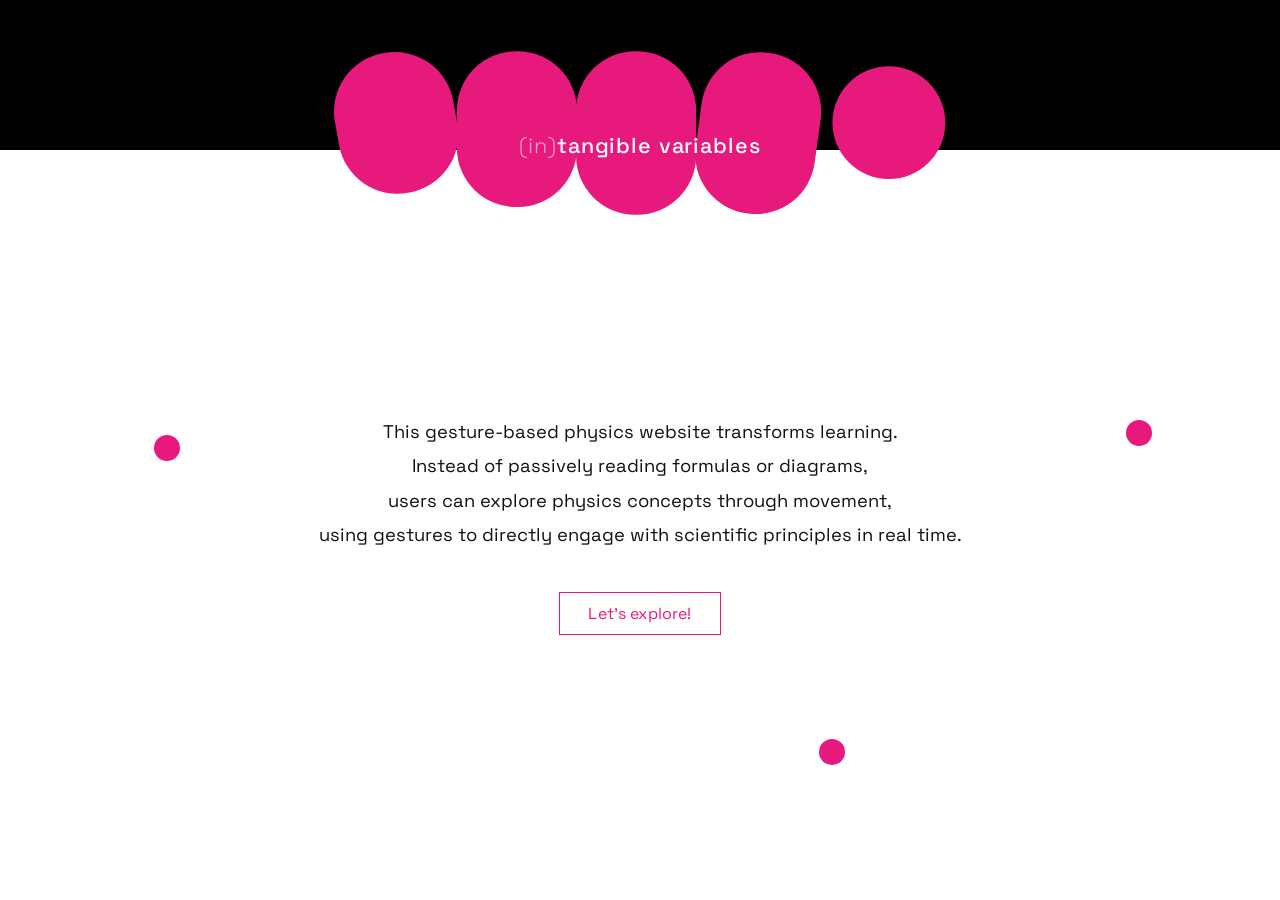
<file: index.html>
<!DOCTYPE html>
<html lang="en">
<head>
<meta charset="UTF-8">
<meta name="viewport" content="width=device-width, initial-scale=1.0">
<title>Physics Explorer</title>
<link rel="stylesheet" href="styles.css">
<style>

  body { background: #000; }

  .pick-layer {
    position: fixed;
    inset: 0;
    display: flex;
    flex-direction: column;
    align-items: center;
    justify-content: center;
    z-index: 1;
  }
  .pick-layer h1 {
    font-size: clamp(2.5rem, 7vw, 5.5rem);
    font-weight: 700;
    letter-spacing: -0.03em;
    margin-bottom: 3rem;
    color: #fff;
  }
  .sim-cards {
    display: flex;
    gap: 2rem;
    flex-wrap: nowrap;
    justify-content: flex-start;
    overflow-x: auto;
    overflow-y: hidden;
    padding: 0 2rem 1rem 4rem;
    scroll-snap-type: x mandatory;
    width: 100%;
    max-width: 100%;
    min-width: 0;
    min-height: 0;
    box-sizing: border-box;
    touch-action: pan-x;
    -webkit-overflow-scrolling: touch;
    -ms-overflow-style: none;
    scrollbar-width: none;
  }
  .sim-cards::-webkit-scrollbar { display: none; }
  .sim-card {
    display: flex;
    flex-direction: column;
    align-items: center;
    gap: 1rem;
    cursor: pointer;
    flex: 0 0 auto;
    scroll-snap-align: start;
  }
  .sim-card-box {
    width: clamp(200px, 22vw, 330px);
    height: clamp(200px, 22vw, 330px);
    background: var(--pink);
    border-radius: 12px;
    transition: transform 0.2s, box-shadow 0.2s;
    display: flex;
    align-items: center;
    justify-content: center;
  }
  .sim-card:hover .sim-card-box {
    transform: translateY(-6px);
    box-shadow: 0 16px 40px rgba(232,25,125,0.4);
  }
  .sim-card-label {
    border: 1.5px solid var(--pink);
    color: var(--pink);
    padding: 8px 24px;
    font-size: 0.95rem;
    background: transparent;
    font-family: inherit;
    cursor: pointer;
    transition: background 0.18s, color 0.18s;
  }
  .sim-card:hover .sim-card-label { background: var(--pink); color: #000; }
  .sim-card.locked { cursor: default; }
  .sim-card.locked .sim-card-box { background: #1a1a1a; border: 1.5px solid #333; }
  .sim-card.locked:hover .sim-card-box { transform: none; box-shadow: none; }
  .sim-card.locked .sim-card-label { border-color: #444; color: #444; cursor: default; }
  .sim-card.locked:hover .sim-card-label { background: transparent; color: #444; }
  .lock-icon { opacity: 0.35; }
  .lock-icon svg { width: 48px; height: 48px; }

  .btn-back, .btn-next {
    opacity: 0; pointer-events: none;
    transition: opacity 0.4s ease 0.5s;
    border-color: rgba(255,255,255,0.3);
    color: rgba(255,255,255,0.5);
  }
  .btn-back:hover, .btn-next:hover {
    background: rgba(255,255,255,0.1); color: #fff; border-color: #fff;
  }
  body.pulled .btn-back,
  body.pulled .btn-next { opacity: 1; pointer-events: all; }

  .curtain {
    position: fixed;
    top: 150px;
    left: 0; right: 0; bottom: 0;
    background: #fff;
    z-index: 10;
    pointer-events: all;
    transition: transform 0.85s cubic-bezier(0.76, 0, 0.24, 1);
  }
  .curtain.pull-down { transform: translateY(100vh); }

  /* Fingers container — back to original position */
  .fingers {
    position: absolute;
    top: -105px;
    left: 50%;
    transform: translateX(-50%);
    z-index: 2;
    pointer-events: none;
  }

  /* Site title overlaid on top of the hand */
  .site-title {
    position: absolute;
    top: 50%;
    left: 50%;
    transform: translateX(-50%);
    font-family: 'Space Grotesk', sans-serif;
    font-size: clamp(1rem, 2vw, 1.35rem);
    font-weight: 500;
    letter-spacing: 0.04em;
    color: #fff;
    text-align: center;
    white-space: nowrap;
    z-index: 3;
    pointer-events: none;
  }
  .site-title em {
    font-style: normal;
    opacity: 0.6;
    font-weight: 300;
  }

  .fingers svg {
    width: clamp(360px, 55vw, 624px);
    height: auto;
    display: block;
  }

  .intro-layer {
    position: absolute;
    inset: 0;
    display: flex;
    flex-direction: column;
    align-items: center;
    justify-content: center;
    z-index: 3;
  }

  .main-text {
    font-size: clamp(0.95rem, 1.45vw, 1.15rem);
    line-height: 1.85;
    text-align: center;
    max-width: 700px;
    color: #111;
    margin-bottom: 2.5rem;
  }

  .dot-hint {
    position: absolute;
    cursor: default;
    z-index: 4;
  }
  .dot-hint .dot {
    width: 26px; height: 26px;
    border-radius: 50%;
    background: var(--pink);
    display: block;
    transition: transform 0.2s;
  }
  .dot-hint:hover .dot { transform: scale(1.18); }
  .dot-hint .tooltip {
    position: absolute;
    background: #111; color: #fff;
    font-size: 0.87rem; line-height: 1.55;
    text-align: center; padding: 12px 16px;
    border-radius: 8px; width: 210px;
    pointer-events: none; opacity: 0;
    transition: opacity 0.22s ease;
    white-space: normal;
  }
  .dot-hint:hover .tooltip { opacity: 1; }
  .dot-hint.d1 { top: 38%; left: 12%; }
  .dot-hint.d1 .tooltip { top: 30px; left: 0; }
  .dot-hint.d2 { top: 36%; right: 10%; }
  .dot-hint.d2 .tooltip { top: 30px; right: 0; }
  .dot-hint.d3 { bottom: 18%; right: 34%; }
  .dot-hint.d3 .tooltip { bottom: 34px; right: -20px; }

</style>
</head>
<body>

<a class="btn-back" href="#" style="display:none;"></a>
<a class="btn-next" href="gesture-guide.html" onclick="setState({sim: getSim()})"></a>

<div class="pick-layer">
  <h1>Pick simulation.</h1>
  <div class="sim-cards">
    <div class="sim-card" onclick="pick('Celestial Bodies')">
      <div class="sim-card-box"></div>
      <div class="sim-card-label">Celestial Bodies</div>
    </div>
    <div class="sim-card locked">
      <div class="sim-card-box"><div class="lock-icon"><svg viewBox="0 0 24 24" fill="none"><rect x="3" y="11" width="18" height="11" rx="2" stroke="white" stroke-width="1.5"/><path d="M7 11V7a5 5 0 0 1 10 0v4" stroke="white" stroke-width="1.5" stroke-linecap="round"/><circle cx="12" cy="16" r="1.5" fill="white"/></svg></div></div>
      <div class="sim-card-label">Electricity</div>
    </div>
    <div class="sim-card locked">
      <div class="sim-card-box"><div class="lock-icon"><svg viewBox="0 0 24 24" fill="none"><rect x="3" y="11" width="18" height="11" rx="2" stroke="white" stroke-width="1.5"/><path d="M7 11V7a5 5 0 0 1 10 0v4" stroke="white" stroke-width="1.5" stroke-linecap="round"/><circle cx="12" cy="16" r="1.5" fill="white"/></svg></div></div>
      <div class="sim-card-label">Waves</div>
    </div>
    <div class="sim-card locked">
      <div class="sim-card-box"><div class="lock-icon"><svg viewBox="0 0 24 24" fill="none"><rect x="3" y="11" width="18" height="11" rx="2" stroke="white" stroke-width="1.5"/><path d="M7 11V7a5 5 0 0 1 10 0v4" stroke="white" stroke-width="1.5" stroke-linecap="round"/><circle cx="12" cy="16" r="1.5" fill="white"/></svg></div></div>
      <div class="sim-card-label">Optics</div>
    </div>
    <div class="sim-card locked">
      <div class="sim-card-box"><div class="lock-icon"><svg viewBox="0 0 24 24" fill="none"><rect x="3" y="11" width="18" height="11" rx="2" stroke="white" stroke-width="1.5"/><path d="M7 11V7a5 5 0 0 1 10 0v4" stroke="white" stroke-width="1.5" stroke-linecap="round"/><circle cx="12" cy="16" r="1.5" fill="white"/></svg></div></div>
      <div class="sim-card-label">Magnetism</div>
    </div>
    <div class="sim-card locked">
      <div class="sim-card-box"><div class="lock-icon"><svg viewBox="0 0 24 24" fill="none"><rect x="3" y="11" width="18" height="11" rx="2" stroke="white" stroke-width="1.5"/><path d="M7 11V7a5 5 0 0 1 10 0v4" stroke="white" stroke-width="1.5" stroke-linecap="round"/><circle cx="12" cy="16" r="1.5" fill="white"/></svg></div></div>
      <div class="sim-card-label">Thermodynamics</div>
    </div>
    <div class="sim-card locked">
      <div class="sim-card-box"><div class="lock-icon"><svg viewBox="0 0 24 24" fill="none"><rect x="3" y="11" width="18" height="11" rx="2" stroke="white" stroke-width="1.5"/><path d="M7 11V7a5 5 0 0 1 10 0v4" stroke="white" stroke-width="1.5" stroke-linecap="round"/><circle cx="12" cy="16" r="1.5" fill="white"/></svg></div></div>
      <div class="sim-card-label">Quantum</div>
    </div>
    <div class="sim-card locked">
      <div class="sim-card-box"><div class="lock-icon"><svg viewBox="0 0 24 24" fill="none"><rect x="3" y="11" width="18" height="11" rx="2" stroke="white" stroke-width="1.5"/><path d="M7 11V7a5 5 0 0 1 10 0v4" stroke="white" stroke-width="1.5" stroke-linecap="round"/><circle cx="12" cy="16" r="1.5" fill="white"/></svg></div></div>
      <div class="sim-card-label">Motion</div>
    </div>
  </div>
</div>

<!-- White curtain -->
<div class="curtain" id="curtain">

  <!-- Fingers + site title overlaid — both move with the curtain -->
  <div class="fingers">
    <div class="site-title"><em>(in)</em>tangible variables</div>
    <svg xmlns="http://www.w3.org/2000/svg" viewBox="0 0 623.52 173.61">
      <circle cx="560.46" cy="77.62" r="56.38" fill="#e8197d"/>
      <rect x="8.07" y="7" width="119.98" height="141.71" rx="59.09" ry="59.09" transform="translate(-12.73 13.3) rotate(-10.21)" fill="#e8197d"/>
      <rect x="128.78" y="6.27" width="119.98" height="155.73" rx="59.09" ry="59.09" fill="#e8197d"/>
      <rect x="247.86" y="6.27" width="119.98" height="163.41" rx="59.09" ry="59.09" fill="#e8197d"/>
      <rect x="369.86" y="7.08" width="119.98" height="161.81" rx="59.09" ry="59.09" transform="translate(15.96 -57.64) rotate(7.82)" fill="#e8197d"/>
    </svg>
  </div>

  <!-- Intro text -->
  <div class="intro-layer">
    <p class="main-text">
      This gesture-based physics website transforms learning.<br>
      Instead of passively reading formulas or diagrams,<br>
      users can explore physics concepts through movement,<br>
      using gestures to directly engage with scientific principles in real time.
    </p>
    <button class="btn-pink" onclick="pullDown()">Let's explore!</button>
  </div>

  <!-- Floating dots -->
  <div class="dot-hint d1">
    <span class="dot"></span>
    <div class="tooltip">Your relationship with knowledge begins with your body.</div>
  </div>
  <div class="dot-hint d2">
    <span class="dot"></span>
    <div class="tooltip">into an interactive, embodied experience</div>
  </div>
  <div class="dot-hint d3">
    <span class="dot"></span>
    <div class="tooltip">The project reimagines science education as something playful, intuitive, and curiosity-driven, encouraging experimentation and discovery through physical interaction.</div>
  </div>

</div>

<script src="shared.js"></script>
<script>
injectFlash();

function pullDown() {
  document.body.classList.add('pulled');
  document.getElementById('curtain').classList.add('pull-down');
  document.querySelector('.btn-back').style.display = 'flex';
}

function pick(name) {
  setState({ sim: name });
  location.href = 'gesture-guide.html';
}

if (location.hash === '#pick') {
  pullDown();
}
</script>
</body>
</html>
</file>
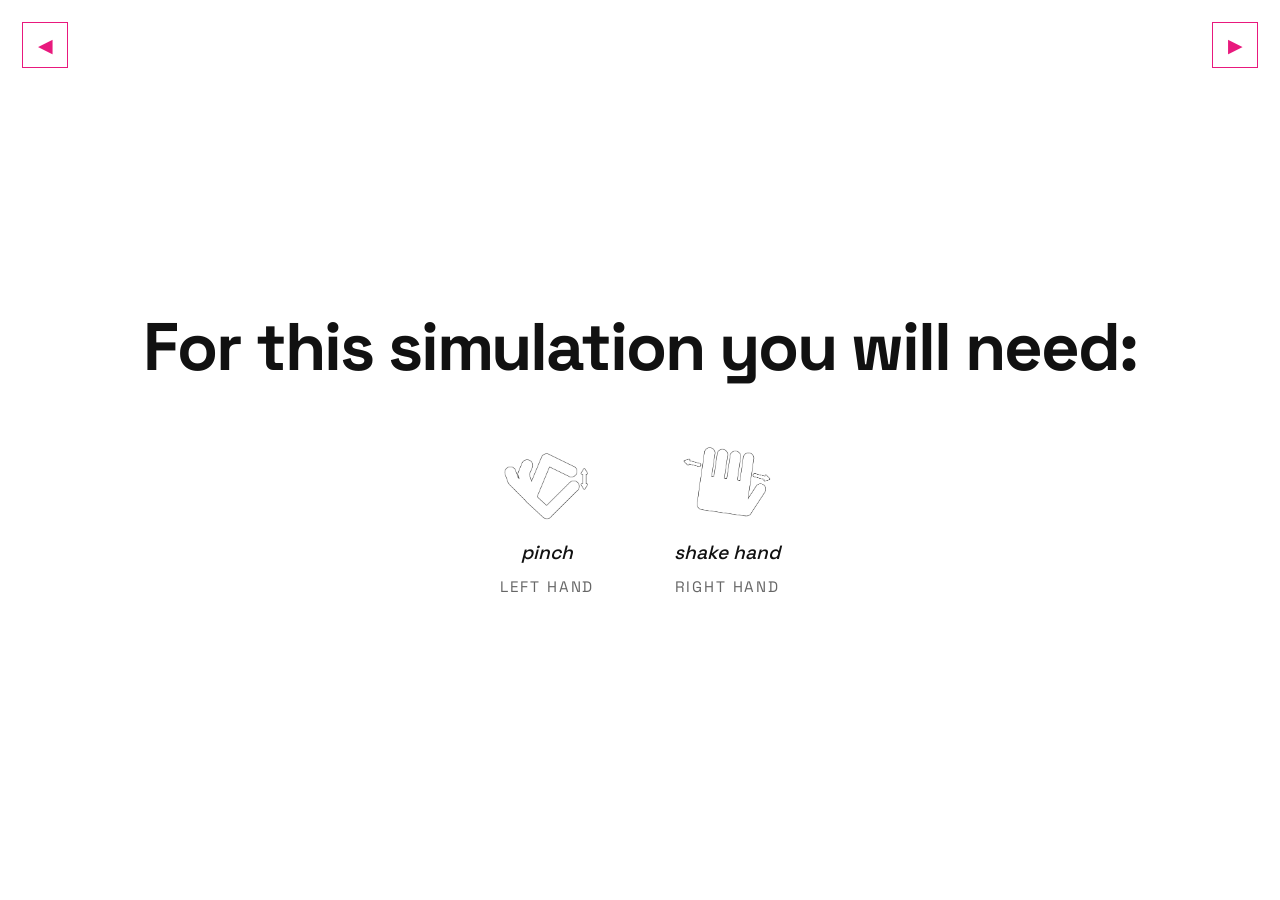
<file: gesture-guide.html>
<!DOCTYPE html>
<html lang="en">
<head>
<meta charset="UTF-8">
<meta name="viewport" content="width=device-width, initial-scale=1.0">
<title>Gesture Guide — Physics Explorer</title>
<link rel="stylesheet" href="styles.css">
<style>
  h1 {
    font-size: clamp(2rem, 5.5vw, 4.2rem);
    font-weight: 700;
    letter-spacing: -0.03em;
    margin-bottom: 3rem;
    text-align: center;
    max-width: 90vw;
  }
  .gesture-icons {
    display: flex;
    gap: 5rem;
    justify-content: center;
    flex-wrap: wrap;
  }
  .gesture-item {
    display: flex; flex-direction: column; align-items: center; gap: 0.75rem;
  }
  .gesture-svg {
    width: 90px;
    height: 90px;
    position: relative;
  }
  .gesture-svg img,
  .gesture-svg svg {
    width: 100%;
    height: 100%;
    display: block;
  }
  .gesture-svg img {
    object-fit: contain;
  }
  .gesture-svg svg {
    display: none;
  }
  .gesture-svg.missing svg {
    display: block;
  }
  .gesture-label { font-size: 1.2rem; font-weight: 500; font-style: italic; }
  .gesture-subtitle { font-size: 0.95rem; color: #666; text-transform: uppercase; letter-spacing: 0.12em; }
  .gesture-note {
    text-align: center;
    max-width: 44rem;
    margin: 0 auto 2rem;
    color: #444;
    font-size: 1rem;
  }
</style>
</head>
<body>
<a class="btn-back" href="index.html#pick"></a>
<a class="btn-next" href="calibration.html"></a>

<div class="page">
  <div class="page-overlay"></div>
  <h1>For this simulation you will need:</h1>
  <div class="gesture-icons">
    <!-- Pinch -->
    <div class="gesture-item">
      <div class="gesture-svg">
        <img src="illustrations/distance-guide.png" alt="Distance gesture"
          onerror="this.style.display='none'; this.closest('.gesture-svg').classList.add('missing');"
          onload="this.closest('.gesture-svg').classList.remove('missing');">
        <svg viewBox="0 0 80 80" fill="none">
          <path d="M28 50 C26 48 25 44 27 40 L32 30 C33 27 36 27 36 30 L36 38" stroke="#111" stroke-width="1.5" fill="none" stroke-linecap="round"/>
          <path d="M36 28 L36 22 C36 19 39 19 39 22 L39 36" stroke="#111" stroke-width="1.5" fill="none" stroke-linecap="round"/>
          <path d="M39 26 L39 20 C39 17 42 17 42 20 L42 35" stroke="#111" stroke-width="1.5" fill="none" stroke-linecap="round"/>
          <path d="M42 28 L42 22 C42 19 45 20 45 23 L45 36" stroke="#111" stroke-width="1.5" fill="none" stroke-linecap="round"/>
          <path d="M28 50 L35 58 C38 62 44 60 44 56 L45 36" stroke="#111" stroke-width="1.5" fill="none" stroke-linecap="round"/>
          <path d="M18 28 L18 20 M18 20 L15 24 M18 20 L21 24" stroke="#111" stroke-width="1.5" stroke-linecap="round" stroke-linejoin="round"/>
          <path d="M18 52 L18 60 M18 60 L15 56 M18 60 L21 56" stroke="#111" stroke-width="1.5" stroke-linecap="round" stroke-linejoin="round"/>
        </svg>
      </div>
      <span class="gesture-label">pinch</span>
      <span class="gesture-subtitle">left hand</span>
    </div>

    <!-- Shake hand -->
    <div class="gesture-item">
      <div class="gesture-svg">
        <img src="illustrations/shake-hand-guide.png" alt="Shake hand gesture"
          onerror="this.style.display='none'; this.closest('.gesture-svg').classList.add('missing');"
          onload="this.closest('.gesture-svg').classList.remove('missing');">
        <svg viewBox="0 0 80 80" fill="none">
          <path d="M30 50 C26 46 24 40 26 34 L30 24 C31 21 34 22 34 25 L34 35" stroke="#111" stroke-width="1.5" fill="none" stroke-linecap="round"/>
          <path d="M34 32 L34 22 C34 19 37 19 37 22 L37 35" stroke="#111" stroke-width="1.5" fill="none" stroke-linecap="round"/>
          <path d="M37 30 L37 20 C37 17 40 17 40 20 L40 34" stroke="#111" stroke-width="1.5" fill="none" stroke-linecap="round"/>
          <path d="M40 28 L40 22 C40 19 43 19 43 22 L43 34" stroke="#111" stroke-width="1.5" fill="none" stroke-linecap="round"/>
          <path d="M30 50 L37 58 C40 62 46 60 46 56 L43 34" stroke="#111" stroke-width="1.5" fill="none" stroke-linecap="round"/>
          <path d="M16 38 L12 36 M17 44 L12 44 M16 50 L12 52" stroke="#111" stroke-width="1.2" stroke-linecap="round"/>
          <path d="M52 34 L57 32 M52 40 L58 40 M52 46 L57 48" stroke="#111" stroke-width="1.2" stroke-linecap="round"/>
        </svg>
      </div>
      <span class="gesture-label">shake hand</span>
      <span class="gesture-subtitle">right hand</span>
    </div>

  </div>
</div>

<script src="shared.js"></script>
<script>injectFlash();</script>
</body>
</html>
</file>
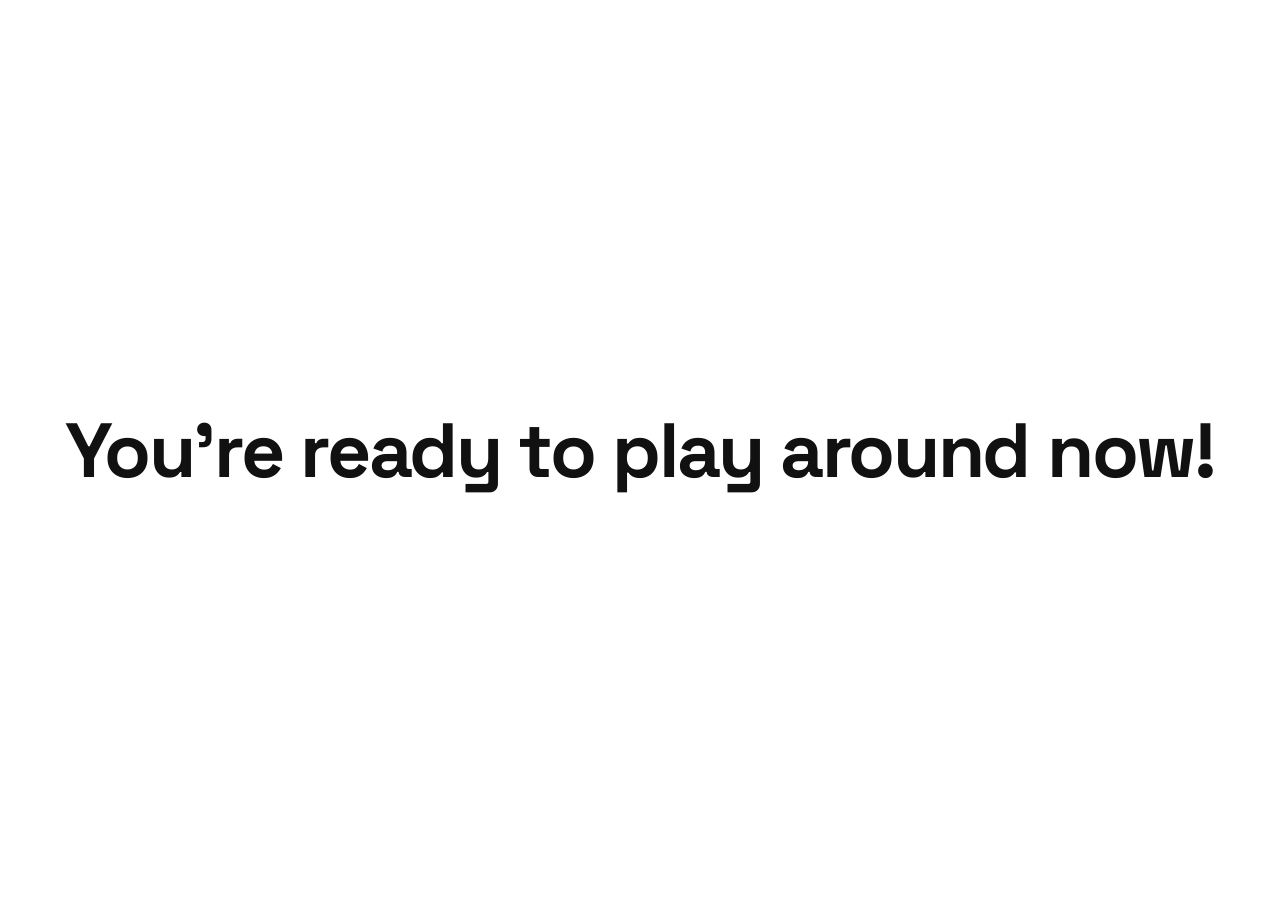
<file: ready.html>
<!DOCTYPE html>
<html lang="en">
<head>
<meta charset="UTF-8">
<meta name="viewport" content="width=device-width, initial-scale=1.0">
<title>Ready! — Physics Explorer</title>
<link rel="stylesheet" href="styles.css">
<style>
  h1 {
    font-size: clamp(2.5rem, 6vw, 5rem);
    font-weight: 700;
    letter-spacing: -0.03em;
    text-align: center;
    animation: fadeIn 0.6s ease forwards;
  }
  @keyframes fadeIn {
    from { opacity: 0; transform: translateY(16px); }
    to   { opacity: 1; transform: translateY(0); }
  }
</style>
</head>
<body>
<div class="page">
  <h1>You're ready to play around now!</h1>
</div>

<script src="shared.js"></script>
<script>
  // Auto-advance to simulation after 2.2s
  setTimeout(() => { location.href = 'simulation.html'; }, 2200);
</script>
</body>
</html>
</file>
<file: styles.css>
@import url('https://fonts.googleapis.com/css2?family=Space+Grotesk:wght@300;400;500;600;700&display=swap');

* { margin: 0; padding: 0; box-sizing: border-box; }

:root {
  --pink: #e8197d;
  --black: #111;
  --white: #fff;
}

body {
  font-family: 'Space Grotesk', sans-serif;
  background: var(--white);
  color: var(--black);
  overflow: hidden;
  width: 100vw;
  height: 100vh;
}

/* ─── CAMERA LAYER ─── */
#camera-bg {
  position: fixed;
  inset: 0;
  display: none;
  z-index: 0;
}
#video-el { display: none; }
#hand-canvas {
  position: absolute;
  inset: 0;
  width: 100%;
  height: 100%;
}
.camera-active #camera-bg { display: block; }
.camera-active .page-overlay {
  background: rgba(255,255,255,0.72);
  backdrop-filter: blur(2px);
}

/* ─── PAGE WRAPPER ─── */
.page {
  position: absolute;
  inset: 0;
  display: flex;
  flex-direction: column;
  align-items: center;
  justify-content: center;
  z-index: 10;
}
.page-overlay {
  position: absolute;
  inset: 0;
  z-index: -1;
}

/* ─── BUTTONS ─── */
.btn-pink {
  border: 1.5px solid var(--pink);
  color: var(--pink);
  background: transparent;
  padding: 10px 28px;
  font-family: inherit;
  font-size: 1rem;
  cursor: pointer;
  letter-spacing: 0.01em;
  transition: background 0.18s, color 0.18s;
}
.btn-pink:hover { background: var(--pink); color: var(--white); }

.btn-back {
  position: fixed;
  top: 22px; left: 22px;
  width: 46px; height: 46px;
  border: 1.5px solid var(--pink);
  background: transparent;
  display: flex; align-items: center; justify-content: center;
  cursor: pointer;
  color: var(--pink);
  font-size: 1.2rem;
  transition: background 0.18s, color 0.18s;
  z-index: 100;
  text-decoration: none;
}
.btn-back:hover { background: var(--pink); color: var(--white); }
.btn-back::before { content: '◀'; }

.btn-next {
  position: fixed;
  top: 22px; right: 22px;
  width: 46px; height: 46px;
  border: 1.5px solid var(--pink);
  background: transparent;
  display: flex; align-items: center; justify-content: center;
  cursor: pointer;
  color: var(--pink);
  font-size: 1.2rem;
  transition: background 0.18s, color 0.18s;
  z-index: 100;
  text-decoration: none;
}
.btn-next:hover { background: var(--pink); color: var(--white); }
.btn-next::before { content: '▶'; }

/* ─── SLIDERS ─── */
.slider-group { display: flex; flex-direction: column; gap: 14px; }
.slider-row { display: flex; flex-direction: column; gap: 4px; }
input[type=range] {
  -webkit-appearance: none;
  width: 100%;
  height: 1px;
  background: #222;
  outline: none;
}
input[type=range]::-webkit-slider-thumb {
  -webkit-appearance: none;
  width: 14px; height: 14px;
  border-radius: 50%;
  background: var(--white);
  border: 1.5px solid #222;
  cursor: pointer;
}
.slider-limits { display: flex; justify-content: space-between; font-size: 0.7rem; color: #888; }

/* ─── SPLIT LAYOUT (calibration) ─── */
.split {
  display: flex;
  flex-direction: row;
  width: 100%;
  height: 100%;
  position: absolute;
  inset: 0;
  z-index: 10;
}
.split-left, .split-right {
  flex: 1;
  display: flex;
  flex-direction: column;
  justify-content: center;
  align-items: center;
  position: relative;
  padding: 2rem;
}
.split-divider {
  width: 1px;
  background: repeating-linear-gradient(to bottom, #222 0, #222 6px, transparent 6px, transparent 12px);
  height: 100%;
  flex-shrink: 0;
}

/* ─── LABEL BOXES ─── */
.label-box {
  border: 1.5px solid var(--black);
  padding: 8px 18px;
  font-size: 1rem;
  font-weight: 500;
  background: rgba(255,255,255,0.85);
}

/* ─── STATUS FLASH ─── */
#status-flash {
  position: fixed;
  bottom: 40px;
  left: 50%;
  transform: translateX(-50%);
  background: var(--pink);
  color: white;
  padding: 10px 28px;
  font-size: 0.95rem;
  z-index: 200;
  opacity: 0;
  transition: opacity 0.3s;
  pointer-events: none;
}
#status-flash.show { opacity: 1; }
</file>
